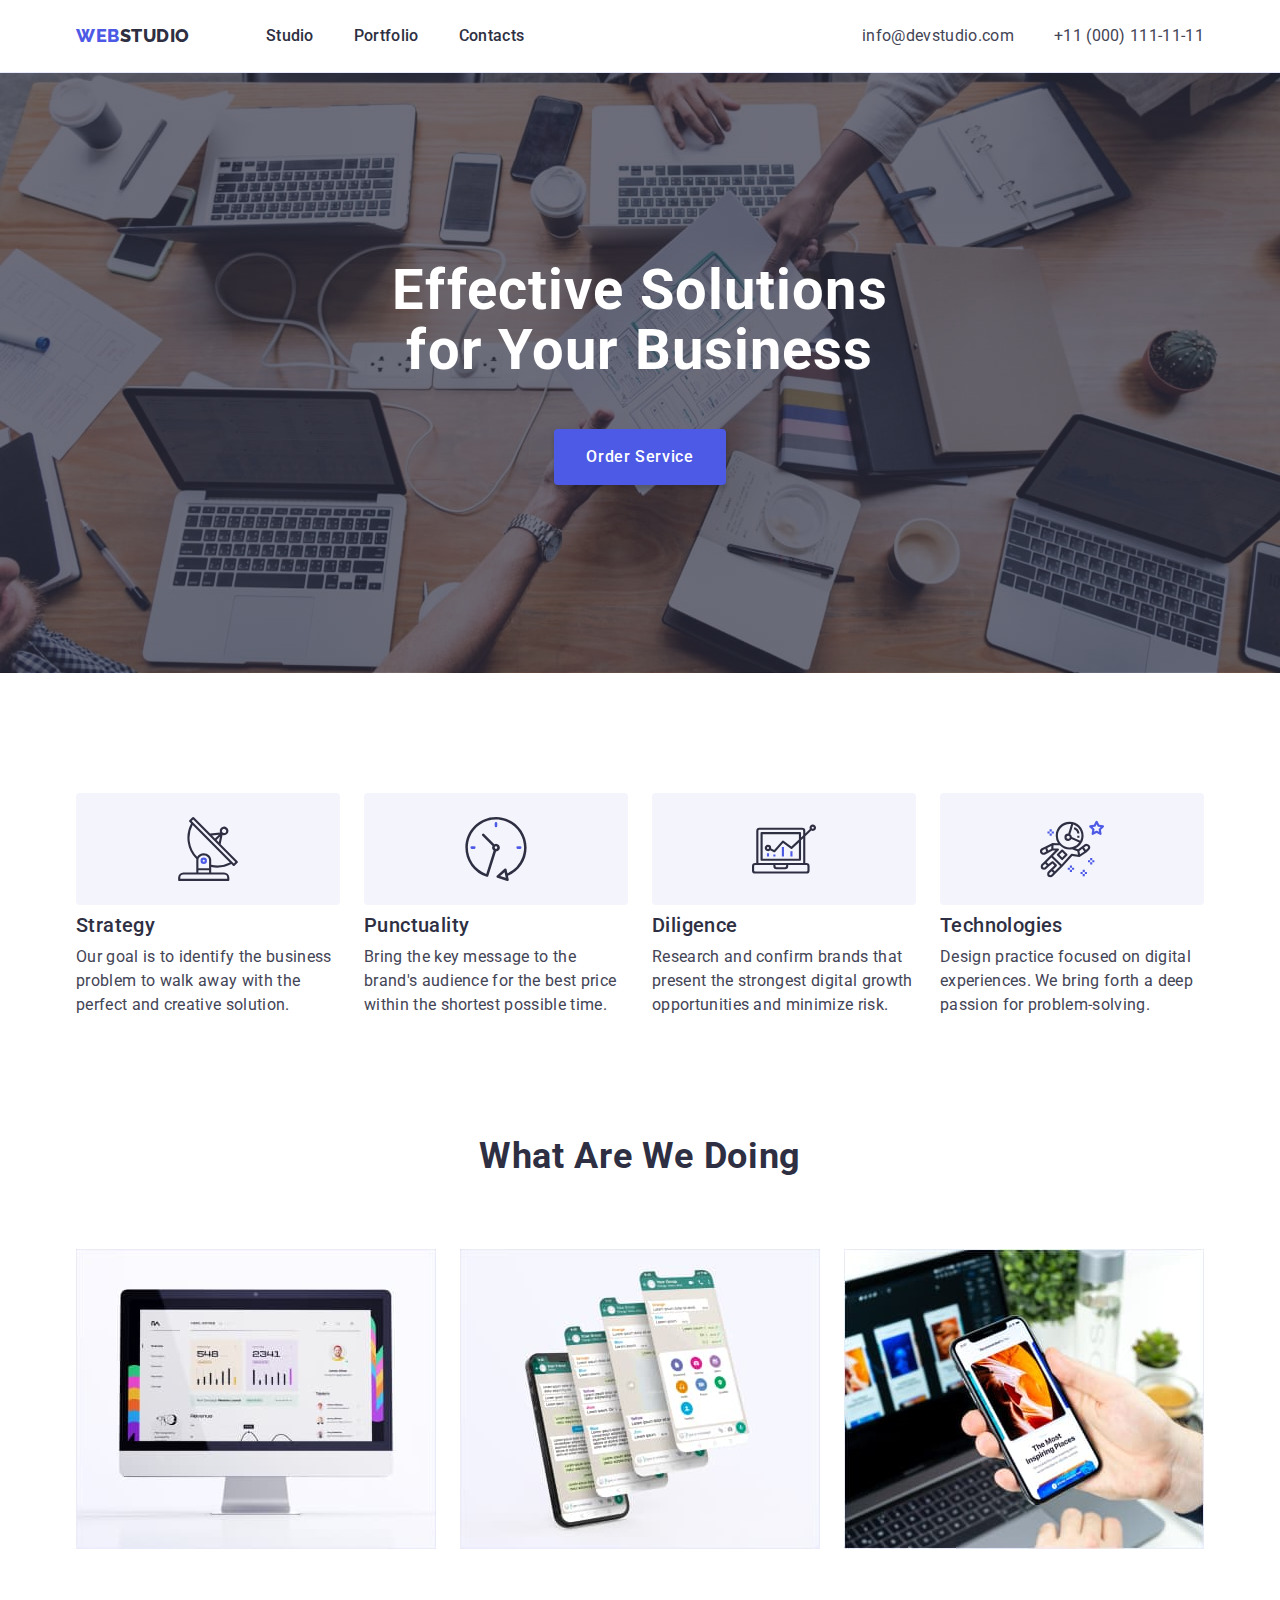
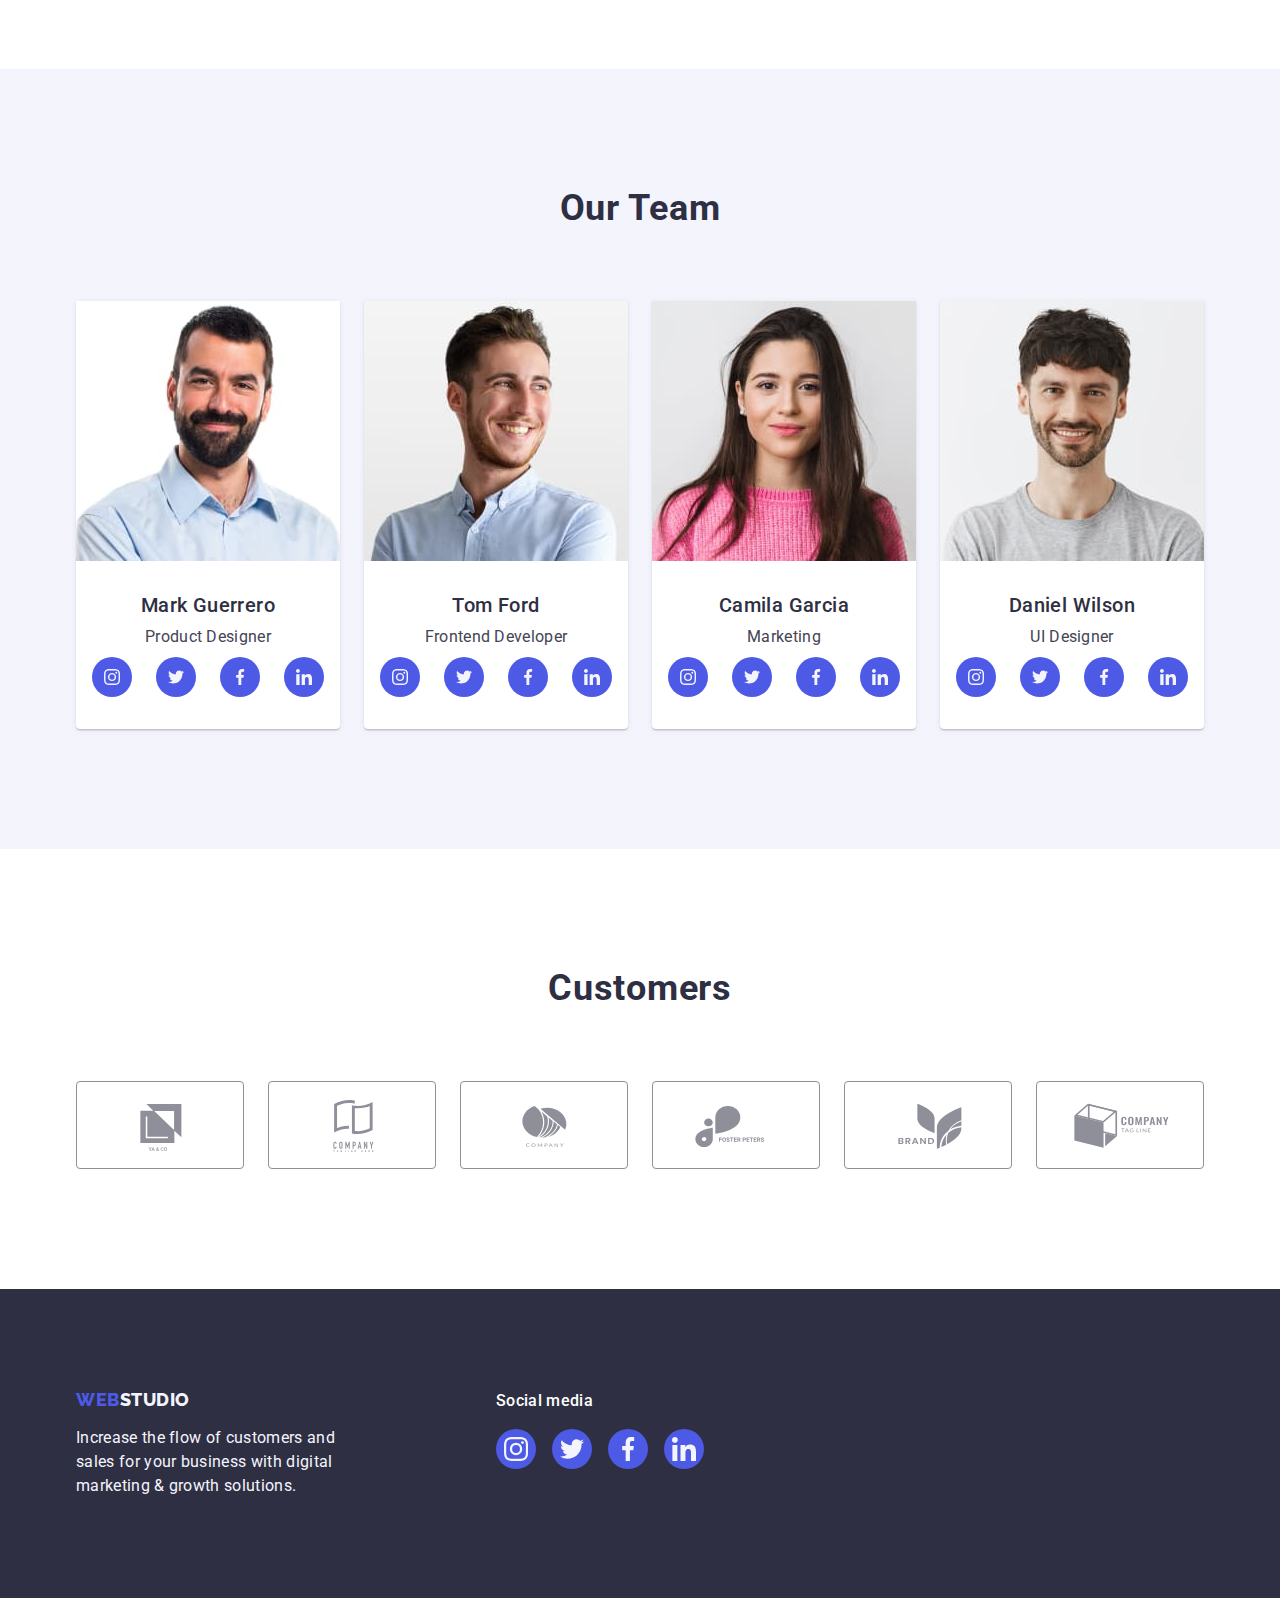
<file: index.html>
<!DOCTYPE html>
<html lang="en">
  <head>
    <meta charset="UTF-8" />
    <meta http-equiv="X-UA-Compatible" content="IE=edge" />
    <meta name="viewport" content="width=device-width, initial-scale=1.0" />
    <title>WebStudio</title>

    <link rel="preconnect" href="https://fonts.googleapis.com" />
    <link rel="preconnect" href="https://fonts.gstatic.com" crossorigin />
    <link
      href="https://fonts.googleapis.com/css2?family=Raleway:wght@800&family=Roboto:wght@400;500;700&display=swap"
      rel="stylesheet"
    />
    <link
      rel="stylesheet"
      href="https://cdn.jsdelivr.net/npm/modern-normalize@2.0.0/modern-normalize.min.css"
    />
    <link rel="stylesheet" href="./css/styles.css" />
  </head>
  <body>
    <!-- Header -->
    <header class="header">
      <div class="container header-container">
        <nav class="header-navigation">
          <a href="./index.html" class="logo-header link"
            >Web<span class="web-logo-header">Studio</span></a
          >
          <ul class="header-list list">
            <li>
              <a href="./index.html" class="header-link-item link">Studio</a>
            </li>
            <li>
              <a href="./portfolio.html" class="header-link-item link"
                >Portfolio</a
              >
            </li>
            <li><a href="" class="header-link-item link">Contacts</a></li>
          </ul>
        </nav>
        <address class="header-address">
          <ul class="list header-list">
            <li>
              <a
                href="mailto:info@devstudio.com"
                class="header-address-link link"
                >info@devstudio.com</a
              >
            </li>
            <li>
              <a href="tel:+110001111111" class="header-address-link link"
                >+11 (000) 111-11-11</a
              >
            </li>
          </ul>
        </address>
      </div>
    </header>

    <main>
      <!-- Hero -->
      <section class="hero-section">
        <div class="container hero-container">
          <h1 class="hero-text">Effective Solutions for Your Business</h1>
          <button type="button" class="btn-hero">Order Service</button>
        </div>
      </section>

      <!-- Advantages -->
      <section class="adv-section">
        <div class="container">
          <h2 class="visually-hidden">We are the best!</h2>
          <ul class="list adv-list">
            <li class="adv-list-item icon-strategy">
              <div class="icon-container">
                <svg class="icon-strategy" width="64" height="64">
                  <use href="./images/icons.svg#icon-strategy-icon"></use>
                </svg>
              </div>
              <h3 class="text-title">Strategy</h3>
              <p class="text-description">
                Our goal is to identify the business problem to walk away with
                the perfect and creative solution.
              </p>
            </li>
            <li class="adv-list-item icon-punctuality">
              <div class="icon-container">
                <svg class="icon-strategy" width="64" height="64">
                  <use href="./images/icons.svg#icon-punctuality-icon"></use>
                </svg>
              </div>
              <h3 class="text-title">Punctuality</h3>
              <p class="text-description">
                Bring the key message to the brand's audience for the best price
                within the shortest possible time.
              </p>
            </li>
            <li class="adv-list-item icon-diligence">
              <div class="icon-container">
                <svg class="icon-strategy" width="64" height="64">
                  <use href="./images/icons.svg#icon-diligence-icon"></use>
                </svg>
              </div>
              <h3 class="text-title">Diligence</h3>
              <p class="text-description">
                Research and confirm brands that present the strongest digital
                growth opportunities and minimize risk.
              </p>
            </li>
            <li class="adv-list-item icon-technologies">
              <div class="icon-container">
                <svg class="icon-strategy" width="64" height="64">
                  <use href="./images/icons.svg#icon-technologies-icon"></use>
                </svg>
              </div>
              <h3 class="text-title">Technologies</h3>
              <p class="text-description">
                Design practice focused on digital experiences. We bring forth a
                deep passion for problem-solving.
              </p>
            </li>
          </ul>
        </div>
      </section>

      <!-- What are we doing -->
      <section class="do-section">
        <div class="container">
          <h2 class="section-title">What are we doing</h2>
          <ul class="list do-list">
            <li class="do-list-item">
              <img
                src="./images/wawd1.jpg"
                alt="Computer screen showing the main website page"
                width="360"
              />
            </li>
            <li class="do-list-item">
              <img
                src="./images/wawd2.jpg"
                alt="Four phone screenshots showing the use of tools"
                width="360"
              />
            </li>
            <li class="do-list-item">
              <img
                src="./images/wawd3.jpg"
                alt="A man holding a phone in his hand with the website article open"
                width="360"
              />
            </li>
          </ul>
        </div>
      </section>

      <!-- Our Team -->
      <section class="section-team">
        <div class="container team-container">
          <h2 class="section-title">Our Team</h2>
          <ul class="list team-list">
            <li class="list-item team-list-item">
              <img
                src="./images/ot-mg.jpg"
                alt="A portrait photo of Mark Guerrero"
                width="264"
              />
              <div class="worker">
                <h3 class="text-title">Mark Guerrero</h3>
                <p class="text-description-portfolio">Product Designer</p>
                <ul class="team-soc-list list">
                  <li class="team-soc-item">
                    <a
                      href=""
                      class="team-soc-link link"
                      target="_blank"
                      rel="noopener noreferrer"
                    >
                      <svg class="media-icon" width="16" height="16">
                        <use
                          href="./images/media-icons.svg#icon-instagram"
                        ></use>
                      </svg>
                    </a>
                  </li>
                  <li class="team-soc-item">
                    <a
                      href=""
                      class="team-soc-link link"
                      target="_blank"
                      rel="noopener noreferrer"
                    >
                      <svg class="media-icon" width="16" height="16">
                        <use href="./images/media-icons.svg#icon-twitter"></use>
                      </svg>
                    </a>
                  </li>
                  <li class="team-soc-item">
                    <a
                      href=""
                      class="team-soc-link link"
                      target="_blank"
                      rel="noopener noreferrer"
                    >
                      <svg class="media-icon" width="16" height="16">
                        <use
                          href="./images/media-icons.svg#icon-facebook"
                        ></use>
                      </svg>
                    </a>
                  </li>
                  <li class="team-soc-item">
                    <a
                      href=""
                      class="team-soc-link link"
                      target="_blank"
                      rel="noopener noreferrer"
                    >
                      <svg class="media-icon" width="16" height="16">
                        <use
                          href="./images/media-icons.svg#icon-linkedin"
                        ></use>
                      </svg>
                    </a>
                  </li>
                </ul>
              </div>
            </li>
            <li class="list-item team-list-item">
              <img
                src="./images/ot-tf.jpg"
                alt="A portrait photo of Tom Ford"
                width="264"
              />
              <div class="worker">
                <h3 class="text-title">Tom Ford</h3>
                <p class="text-description-portfolio">Frontend Developer</p>
                <ul class="team-soc-list list">
                  <li class="team-soc-item">
                    <a
                      href=""
                      class="team-soc-link link"
                      target="_blank"
                      rel="noopener noreferrer"
                    >
                      <svg class="media-icon" width="16" height="16">
                        <use
                          href="./images/media-icons.svg#icon-instagram"
                        ></use>
                      </svg>
                    </a>
                  </li>
                  <li class="team-soc-item">
                    <a
                      href=""
                      class="team-soc-link link"
                      target="_blank"
                      rel="noopener noreferrer"
                    >
                      <svg class="media-icon" width="16" height="16">
                        <use href="./images/media-icons.svg#icon-twitter"></use>
                      </svg>
                    </a>
                  </li>
                  <li class="team-soc-item">
                    <a
                      href=""
                      class="team-soc-link link"
                      target="_blank"
                      rel="noopener noreferrer"
                    >
                      <svg class="media-icon" width="16" height="16">
                        <use
                          href="./images/media-icons.svg#icon-facebook"
                        ></use>
                      </svg>
                    </a>
                  </li>
                  <li class="team-soc-item">
                    <a
                      href=""
                      class="team-soc-link link"
                      target="_blank"
                      rel="noopener noreferrer"
                    >
                      <svg class="media-icon" width="16" height="16">
                        <use
                          href="./images/media-icons.svg#icon-linkedin"
                        ></use>
                      </svg>
                    </a>
                  </li>
                </ul>
              </div>
            </li>
            <li class="list-item team-list-item">
              <img
                src="./images/ot-cg.jpg"
                alt="A portrait photo of Camila Garcia"
                width="264"
              />
              <div class="worker">
                <h3 class="text-title">Camila Garcia</h3>
                <p class="text-description-portfolio">Marketing</p>
                <ul class="team-soc-list list">
                  <li class="team-soc-item">
                    <a
                      href=""
                      class="team-soc-link link"
                      target="_blank"
                      rel="noopener noreferrer"
                    >
                      <svg class="media-icon" width="16" height="16">
                        <use
                          href="./images/media-icons.svg#icon-instagram"
                        ></use>
                      </svg>
                    </a>
                  </li>
                  <li class="team-soc-item">
                    <a
                      href=""
                      class="team-soc-link link"
                      target="_blank"
                      rel="noopener noreferrer"
                    >
                      <svg class="media-icon" width="16" height="16">
                        <use href="./images/media-icons.svg#icon-twitter"></use>
                      </svg>
                    </a>
                  </li>
                  <li class="team-soc-item">
                    <a
                      href=""
                      class="team-soc-link link"
                      target="_blank"
                      rel="noopener noreferrer"
                    >
                      <svg class="media-icon" width="16" height="16">
                        <use
                          href="./images/media-icons.svg#icon-facebook"
                        ></use>
                      </svg>
                    </a>
                  </li>
                  <li class="team-soc-item">
                    <a
                      href=""
                      class="team-soc-link link"
                      target="_blank"
                      rel="noopener noreferrer"
                    >
                      <svg class="media-icon" width="16" height="16">
                        <use
                          href="./images/media-icons.svg#icon-linkedin"
                        ></use>
                      </svg>
                    </a>
                  </li>
                </ul>
              </div>
            </li>
            <li class="list-item team-list-item">
              <img
                src="./images/ot-dw.jpg"
                alt="A portrait photo of Daniel Wilson"
                width="264"
              />
              <div class="worker">
                <h3 class="text-title">Daniel Wilson</h3>
                <p class="text-description-portfolio">UI Designer</p>
                <ul class="team-soc-list list">
                  <li class="team-soc-item">
                    <a
                      href=""
                      class="team-soc-link link"
                      target="_blank"
                      rel="noopener noreferrer"
                    >
                      <svg class="media-icon" width="16" height="16">
                        <use
                          href="./images/media-icons.svg#icon-instagram"
                        ></use>
                      </svg>
                    </a>
                  </li>
                  <li class="team-soc-item">
                    <a
                      href=""
                      class="team-soc-link link"
                      target="_blank"
                      rel="noopener noreferrer"
                    >
                      <svg class="media-icon" width="16" height="16">
                        <use href="./images/media-icons.svg#icon-twitter"></use>
                      </svg>
                    </a>
                  </li>
                  <li class="team-soc-item">
                    <a
                      href=""
                      class="team-soc-link link"
                      target="_blank"
                      rel="noopener noreferrer"
                    >
                      <svg class="media-icon" width="16" height="16">
                        <use
                          href="./images/media-icons.svg#icon-facebook"
                        ></use>
                      </svg>
                    </a>
                  </li>
                  <li class="team-soc-item">
                    <a
                      href=""
                      class="team-soc-link link"
                      target="_blank"
                      rel="noopener noreferrer"
                    >
                      <svg class="media-icon" width="16" height="16">
                        <use
                          href="./images/media-icons.svg#icon-linkedin"
                        ></use>
                      </svg>
                    </a>
                  </li>
                </ul>
              </div>
            </li>
          </ul>
        </div>
      </section>

      <!-- Customers -->
      <section class="customers-section">
        <div class="container">
          <h2 class="section-title">Customers</h2>
          <ul class="customers-list list">
            <li class="customers-list-item">
              <a
                href=""
                class="link customers-link"
                target="_blank"
                rel="noopener noreferrer"
              >
                <svg class="clients" width="104" height="56">
                  <use href="./images/clients-icons.svg#icon-logo-1"></use>
                </svg>
              </a>
            </li>
            <li class="customers-list-item">
              <a
                href=""
                class="link customers-link"
                target="_blank"
                rel="noopener noreferrer"
                ><svg class="clients" width="104" height="56">
                  <use href="./images/clients-icons.svg#icon-logo-2"></use>
                  </svg></a>
            </li>
            <li class="customers-list-item">
              <a
                href=""
                class="link customers-link"
                target="_blank"
                rel="noopener noreferrer"
                ><svg class="clients" width="104" height="56">
                  <use href="./images/clients-icons.svg#icon-logo-3"></use>
                  </svg></a>
            </li>
            <li class="customers-list-item">
              <a
                href=""
                class="link customers-link"
                target="_blank"
                rel="noopener noreferrer"
                ><svg class="clients" width="104" height="56">
                  <use href="./images/clients-icons.svg#icon-logo-4"></use>
                  </svg></a>
            </li>
            <li class="customers-list-item">
              <a
                href=""
                class="link customers-link"
                target="_blank"
                rel="noopener noreferrer"
                ><svg class="clients" width="104" height="56">
                  <use href="./images/clients-icons.svg#icon-logo-5"></use>
                  </svg></a>
            </li>
            <li class="customers-list-item">
              <a
                href=""
                class="link customers-link"
                target="_blank"
                rel="noopener noreferrer"
                ><svg class="clients" width="104" height="56">
                  <use href="./images/clients-icons.svg#icon-logo-6"></use>
                  </svg></a>
            </li>
          </ul>
        </div>
      </section>
    </main>

    <!-- Footer -->
    <footer class="footer-section">
      <div class="container flex-container">
        <div class="logo-text-footer">
        <a href="./index.html" class="logo link logo-footer"
          >Web<span class="web-logo-footer">Studio</span></a
        >
        <p class="text-description-footer">
          Increase the flow of customers and sales for your business with
          digital marketing & growth solutions.
        </p>
        </div>

        <div class="footer-media-container">
        <p class="text-media-footer">Social media</p>
        <ul class="footer-list-media list">
          <li class="footer-media-item">
            <a
              href=""
              class="footer-soc-link link"
              target="_blank"
              rel="noopener noreferrer"
            >
              <svg class="media-icon" width="24" height="24">
                <use href="./images/media-icons.svg#icon-instagram"></use>
              </svg>
            </a>
          </li>
          <li class="footer-media-item">
            <a
              href=""
              class="footer-soc-link link"
              target="_blank"
              rel="noopener noreferrer"
            >
              <svg class="media-icon" width="24" height="24">
                <use href="./images/media-icons.svg#icon-twitter"></use>
              </svg>
            </a>
          </li>
          <li class="footer-media-item">
            <a
              href=""
              class="footer-soc-link link"
              target="_blank"
              rel="noopener noreferrer"
            >
              <svg class="media-icon" width="24" height="24">
                <use href="./images/media-icons.svg#icon-facebook"></use>
              </svg>
            </a>
          </li>
          <li class="footer-media-item">
            <a
              href=""
              class="footer-soc-link link"
              target="_blank"
              rel="noopener noreferrer"
            >
              <svg class="media-icon" width="24" height="24">
                <use href="./images/media-icons.svg#icon-linkedin"></use>
              </svg>
            </a>
          </li>
        </ul>
      </div>
    </div>
    </footer>
  </body>
</html>
</file>
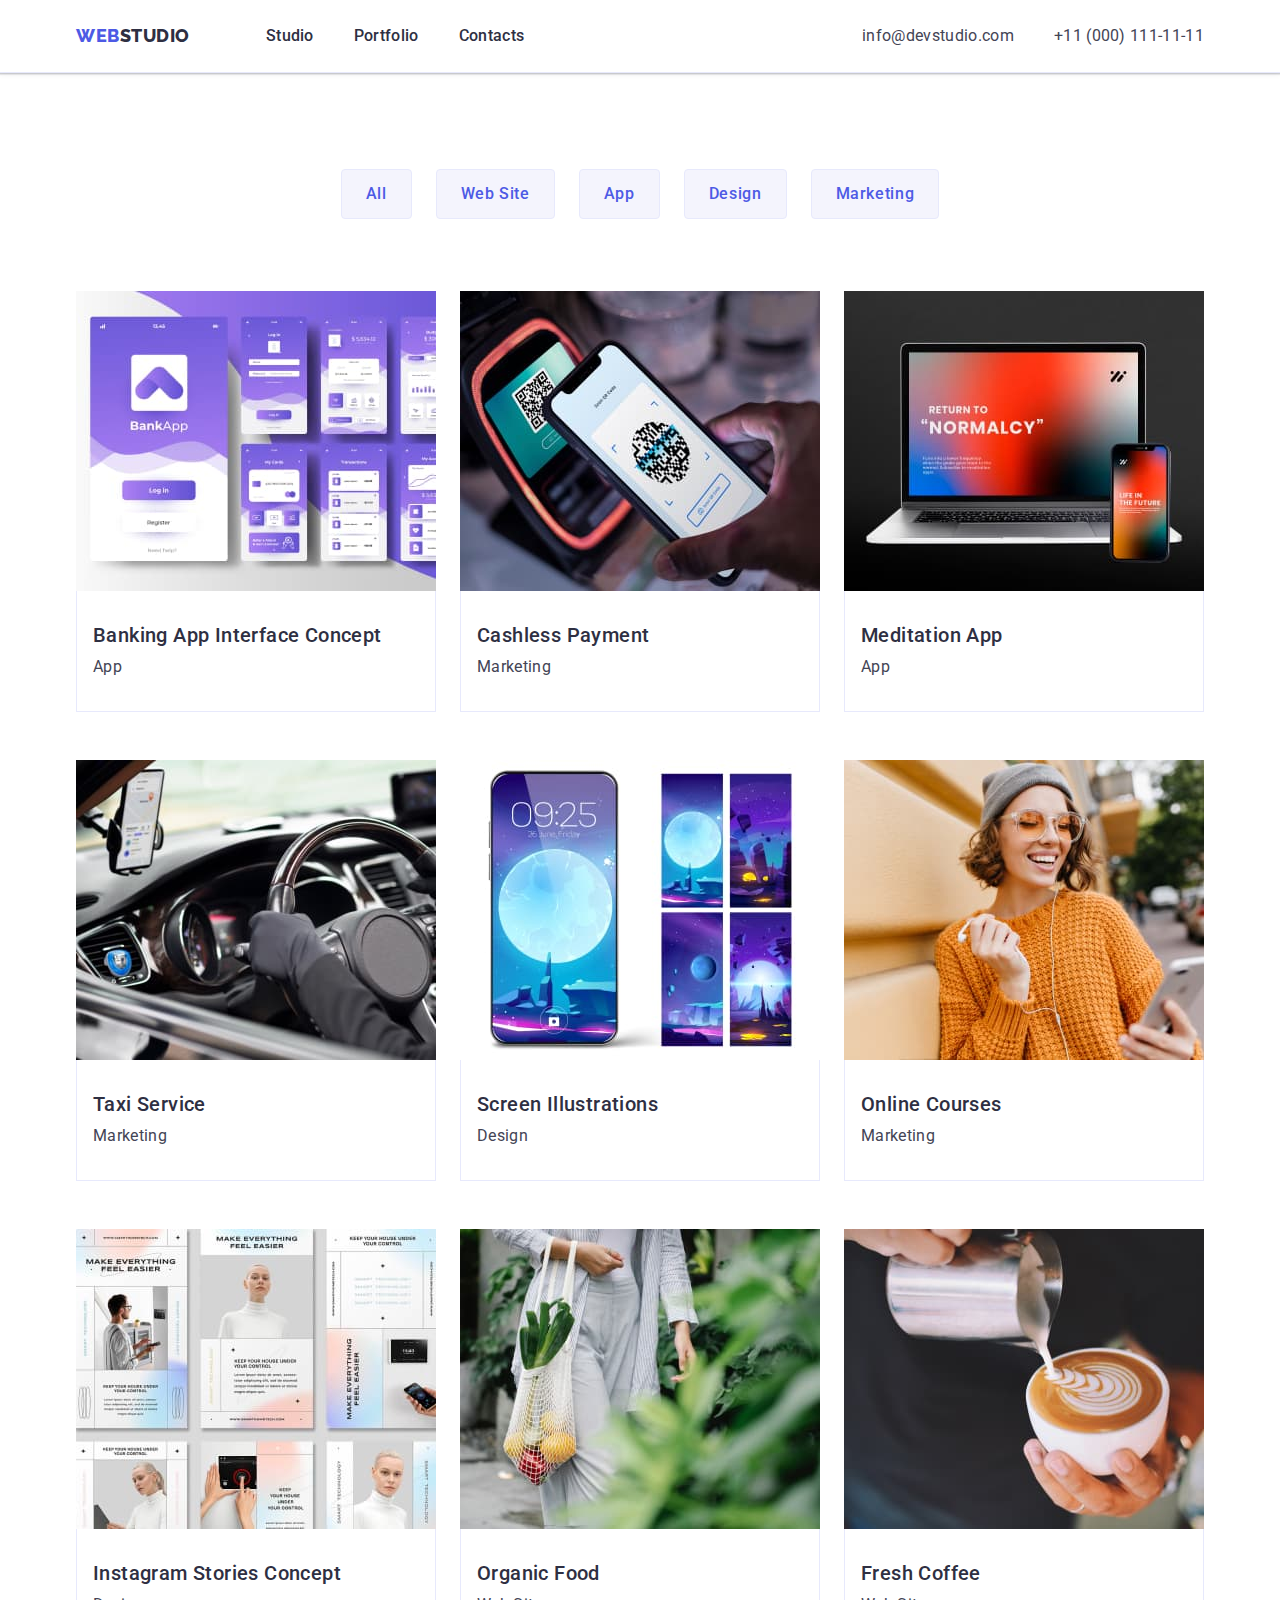
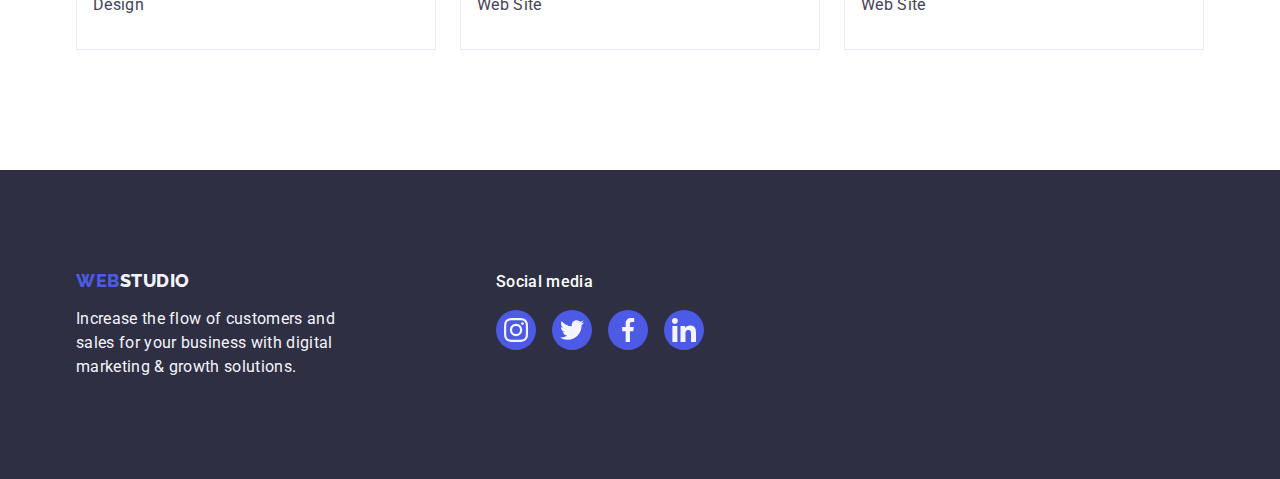
<file: portfolio.html>
<!DOCTYPE html>
<html lang="en">
  <head>
    <meta charset="UTF-8" />
    <meta http-equiv="X-UA-Compatible" content="IE=edge" />
    <meta name="viewport" content="width=device-width, initial-scale=1.0" />
    <title>WebStudio</title>

    <link rel="preconnect" href="https://fonts.googleapis.com" />
    <link rel="preconnect" href="https://fonts.gstatic.com" crossorigin />
    <link
      href="https://fonts.googleapis.com/css2?family=Raleway:wght@800&family=Roboto:wght@400;500;700&display=swap"
      rel="stylesheet"
    />
    <link
      rel="stylesheet"
      href="https://cdn.jsdelivr.net/npm/modern-normalize@2.0.0/modern-normalize.min.css"
    />
    <link rel="stylesheet" href="./css/styles.css" />
  </head>
  <body>

    <!-- Header -->
    <header class="header">
      <div class="container header-container">
        <nav class="header-navigation">
          <a href="./index.html" class="logo-header link"
            >Web<span class="web-logo-header">Studio</span></a
          >
          <ul class="header-list list">
            <li>
              <a href="./index.html" class="header-link-item link">Studio</a>
            </li>
            <li>
              <a href="./portfolio.html" class="header-link-item link"
                >Portfolio</a
              >
            </li>
            <li><a href="" class="header-link-item link">Contacts</a></li>
          </ul>
        </nav>
        <address class="header-address">
          <ul class="list header-list">
            <li>
              <a
                href="mailto:info@devstudio.com"
                class="header-address-link link"
                >info@devstudio.com</a
              >
            </li>
            <li>
              <a href="tel:+110001111111" class="header-address-link link"
                >+11 (000) 111-11-11</a
              >
            </li>
          </ul>
        </address>
      </div>
    </header>

    <!-- Main -->
    <main>
      <section class="portfolio-section">
        <div class="container">
          <h1 class="visually-hidden">Portfolio</h1>
          <ul class="list btn-portfolio">
            <li class="">
              <button type="button" class="btn-text-portfolio">All</button>
            </li>
            <li>
              <button type="button" class="btn-text-portfolio">Web Site</button>
            </li>
            <li>
              <button type="button" class="btn-text-portfolio">App</button>
            </li>
            <li>
              <button type="button" class="btn-text-portfolio">Design</button>
            </li>
            <li>
              <button type="button" class="btn-text-portfolio">
                Marketing
              </button>
            </li>
          </ul>

          <ul class="list portfolio-list">
            <li class="portfolio-list-item">
              <a href="" class="portfolio-link link">
                <img
                  src="./images/portfolio-1.jpg"
                  alt="Banking App Interface"
                  width="360"
                  height="300"
                />
                <div class="app-container">
                  <h2 class="text-title title-portfolio">
                    Banking App Interface Concept
                  </h2>
                  <p class="text-portfolio">App</p>
                </div>
              </a>
            </li>
            <li class="portfolio-list-item">
              <a href="" class="portfolio-link link">
                <img
                  src="./images/portfolio-2.jpg"
                  alt="Cashless Payment Example"
                  width="360"
                  height="300"
                />
                <div class="app-container">
                  <h2 class="text-title title-portfolio">Cashless Payment</h2>
                  <p class="text-portfolio">Marketing</p>
                </div>
              </a>
            </li>
            <li class="portfolio-list-item">
              <a href="" class="portfolio-link link">
                <img
                  src="./images/portfolio-3.jpg"
                  alt="Meditation App Website"
                  width="360"
                  height="300"
                />
                <div class="app-container">
                  <h2 class="text-title title-portfolio">Meditation App</h2>
                  <p class="text-portfolio">App</p>
                </div>
              </a>
            </li>
            <li class="portfolio-list-item">
              <a href="" class="portfolio-link link">
                <img
                  src="./images/portfolio-4.jpg"
                  alt="Example of Taxi Service App"
                  width="360"
                  height="300"
                />
                <div class="app-container">
                  <h2 class="text-title title-portfolio">Taxi Service</h2>
                  <p class="text-portfolio">Marketing</p>
                </div>
              </a>
            </li>
            <li class="portfolio-list-item">
              <a href="" class="portfolio-link link">
                <img
                  src="./images/portfolio-5.jpg"
                  alt="Screen Illustrations App Example Screenshot"
                  width="360"
                  height="300"
                />
                <div class="app-container">
                  <h2 class="text-title title-portfolio">
                    Screen Illustrations
                  </h2>
                  <p class="text-portfolio">Design</p>
                </div>
              </a>
            </li>
            <li class="portfolio-list-item">
              <a href="" class="portfolio-link link">
                <img
                  src="./images/portfolio-6.jpg"
                  alt="A girl listening online course on her phone"
                  width="360"
                  height="300"
                />
                <div class="app-container">
                  <h2 class="text-title title-portfolio">Online Courses</h2>
                  <p class="text-portfolio">Marketing</p>
                </div>
              </a>
            </li>
            <li class="portfolio-list-item">
              <a href="" class="portfolio-link link">
                <img
                  src="./images/portfolio-7.jpg"
                  alt="Screenshots of Instagram Stories concepts"
                  width="360"
                  height="300"
                />
                <div class="app-container">
                  <h2 class="text-title title-portfolio">
                    Instagram Stories Concept
                  </h2>
                  <p class="text-portfolio">Design</p>
                </div>
              </a>
            </li>
            <li class="portfolio-list-item">
              <a href="" class="portfolio-link link">
                  <img
                    src="./images/portfolio-8.jpg"
                    alt="Vegetables in an eco-bag"
                    width="360"
                    height="300"
                  />
                  <div class="app-container">
                  <h2 class="text-title title-portfolio">Organic Food</h2>
                  <p class="text-portfolio">Web Site</p>
                </div>
              </a>
            </li>
            <li class="portfolio-list-item">
              <a href="" class="portfolio-link link">
                  <img
                    src="./images/portfolio-9.jpg"
                    alt="A picture of a cup of coffee with a late art"
                    width="360"
                    height="300"
                  />
                  <div class="app-container">
                  <h2 class="text-title title-portfolio">Fresh Coffee</h2>
                  <p class="text-portfolio">Web Site</p>
                </div>
              </a>
            </li>
          </ul>
        </div>
      </section>
    </main>

    <!-- Footer -->
    <footer class="footer-section">
      <div class="container flex-container">
        <div class="logo-text-footer">
        <a href="./index.html" class="logo link logo-footer"
          >Web<span class="web-logo-footer">Studio</span></a
        >
        <p class="text-description-footer">
          Increase the flow of customers and sales for your business with
          digital marketing & growth solutions.
        </p>
        </div>

        <div class="footer-media-container">
        <p class="text-media-footer">Social media</p>
        <ul class="footer-list-media list">
          <li class="footer-media-item">
            <a
              href=""
              class="footer-soc-link link"
              target="_blank"
              rel="noopener noreferrer"
            >
              <svg class="media-icon" width="24" height="24">
                <use href="./images/media-icons.svg#icon-instagram"></use>
              </svg>
            </a>
          </li>
          <li class="footer-media-item">
            <a
              href=""
              class="footer-soc-link link"
              target="_blank"
              rel="noopener noreferrer"
            >
              <svg class="media-icon" width="24" height="24">
                <use href="./images/media-icons.svg#icon-twitter"></use>
              </svg>
            </a>
          </li>
          <li class="footer-media-item">
            <a
              href=""
              class="footer-soc-link link"
              target="_blank"
              rel="noopener noreferrer"
            >
              <svg class="media-icon" width="24" height="24">
                <use href="./images/media-icons.svg#icon-facebook"></use>
              </svg>
            </a>
          </li>
          <li class="footer-media-item">
            <a
              href=""
              class="footer-soc-link link"
              target="_blank"
              rel="noopener noreferrer"
            >
              <svg class="media-icon" width="24" height="24">
                <use href="./images/media-icons.svg#icon-linkedin"></use>
              </svg>
            </a>
          </li>
        </ul>
      </div>
    </div>
    </footer>
  </body>
</html>
</file>
<file: css/styles.css>
:root {
    --text-title: #2E2F42;
    --page-text: #434455;
    --function-color: #4D5AE5;
    --btn-text: #FFFFFF;
    --page-text-light: #F4F4FD;
}

body {
    font-family: "Roboto", sans-serif;
    color: #434455;
    background-color: var(--btn-text);
}

h1,
h2,
h3,
p {
    margin: 0;
}

ul {
    margin: 0;
    padding: 0;
}

.link {
    text-decoration: none;
}

.list {
    list-style: none;
}

.visually-hidden {
    position: absolute;
    width: 1px;
    height: 1px;
    margin: -1px;
    border: 0;
    padding: 0;
    white-space: nowrap;
    clip-path: inset(100%);
    clip: rect(0 0 0 0);
    overflow: hidden;
}

.container {
    width: 1158px;
    padding-left: 15px;
    padding-right: 15px;
    margin: 0 auto;
}

img {
    display: block;
}


/* ======================  HEADER  ======================= */


.logo-header {
    font-family: "Raleway", sans-serif;
    font-weight: 800;
    font-size: 18px;
    line-height: 1.17;
    letter-spacing: 0.03em;
    text-transform: uppercase;
    color: var(--function-color);
    margin-right: 76px;
}


/* =======================  HEADER  ======================== */

.header {
    border-bottom: 1px solid #e7e9fc;
    box-shadow: 0px 2px 1px rgba(46, 47, 66, 0.08), 0px 1px 1px rgba(46, 47, 66, 0.16), 0px 1px 6px rgba(46, 47, 66, 0.08);
}

.header-container {
    display: flex;
    align-items: center;
}

.header-navigation {
    display: flex;
    align-items: center;
}

.web-logo-header {
    color: var(--text-title);
}

.header-list {
    display: flex;
    gap: 40px;
}

.header-address-link {
    font-size: 16px;
    font-weight: 400;
    line-height: 1.5;
    letter-spacing: 0.02em;
    color: var(--page-text);
}

.header-address {
    font-style: normal;
    margin-left: auto;
}

.header-address-link:focus,
.header-address-link:hover {
    color: #404bbf;
}

.header-link-item {
    font-size: 16px;
    font-weight: 500;
    line-height: 1.5;
    letter-spacing: 0.02em;
    color: var(--text-title);
    padding: 24px 0;
    display: block;
}

.header-link-item:hover,
.header-link-item:focus {
    color: #404bbf;
}

/* =========================  HERO  =========================== */


.hero-section {
    background-color: var(--text-title);
    max-height: 600px;
    max-width: 1440px;
    padding: 188px 0;
    background-image: linear-gradient(rgba(46, 47, 66, 0.7), rgba(46, 47, 66, 0.7)), url(../images/hero-image.jpg);
    background-repeat: no-repeat;
    background-size: cover;
    background-position: center;
    margin: 0 auto;
}


.hero-text {
    font-weight: 700;
    font-size: 56px;
    line-height: 1.07;
    letter-spacing: 0.02em;
    text-align: center;
    color: var(--btn-text);
    max-width: 496px;
    margin-left: auto;
    margin-right: auto;
}

.btn-hero {
    font-family: "Roboto", sans-serif;
    font-style: normal;
    font-weight: 500;
    font-size: 16px;
    line-height: 1.5;
    letter-spacing: 0.04em;
    color: var(--btn-text);
    background-color: var(--function-color);
    cursor: pointer;
    padding: 16px 32px;
    border-radius: 4px;
    border: none;
    display: block;
    margin-top: 48px;
    margin-left: auto;
    margin-right: auto;
    min-width: 169px;
    height: 56px;
    box-shadow: 0px 4px 4px rgba(0, 0, 0, 0.15);
}

.btn-hero:hover,
.btn-hero:focus {
    background-color: #404bbf;
}

/*  ============================ MAIN ==========================  */

.adv-section {
    padding: 120px 0;
}

.adv-list {
    display: flex;
    margin-right: auto;
    gap: 24px;
}

.adv-list-item {
    width: calc((100% - 72px) / 4);
}

.icon-container {
    display: flex;
    align-items: center;
    justify-content: center;
    height: 112px;
    background-color: #f4f4fd;
    border-radius: 4px;
    margin-bottom: 8px;
}

.section-team {
    background-color: #F4F4FD;
    padding: 120px 0;
}

.list-item {
    background-color: #FFFFFF;
}

.text-title {
    font-weight: 500;
    font-size: 20px;
    line-height: 1.2;
    letter-spacing: 0.02em;
    color: var(--text-title);
    margin-bottom: 8px;
}

.text-portfolio {
    font-size: 16px;
    line-height: 1.5;
    letter-spacing: 0.02em;
    color: var(--page-text);
}

.text-description {
    font-size: 16px;
    line-height: 1.5;
    letter-spacing: 0.02em;
    color: var(--page-text);
}

.text-description-portfolio {
    font-size: 16px;
    line-height: 1.5;
    letter-spacing: 0.02em;
    color: var(--page-text);
    margin-bottom: 8px;
}

.section-title {
    font-weight: 700;
    font-size: 36px;
    line-height: 1.11;
    letter-spacing: 0.02em;
    text-align: center;
    text-transform: capitalize;
    color: var(--text-title);
    margin-bottom: 72px;
}

.do-section {
    padding-bottom: 120px;
}

.do-list {
    display: flex;
    gap: 24px;
}

.do-list-item {
    width: calc((100% - 48px) / 3);
}

.team-list {
    display: flex;
    gap: 24px;
}

.team-list-item {
    box-shadow: 0px 1px 6px rgba(46, 47, 66, 0.08), 0px 1px 1px rgba(46, 47, 66, 0.16), 0px 2px 1px rgba(46, 47, 66, 0.08);
    border-radius: 0px 0px 4px 4px;
    width: calc((100% - 72px) / 4);
}

.worker {
    padding: 32px 16px;
    text-align: center;
}

.team-soc-list {
    display: flex;
    justify-content: center;
    gap: 24px;
}

.media-icon {
    fill: #f4f4fd;
}

.team-soc-item {
    width: 40px;
    height: 40px;
}

.team-soc-link {
    width: 100%;
    height: 100%;
    border-radius: 50%;
    background-color: #4D5AE5;
    display: flex;
    justify-content: center;
    align-items: center;
}

.team-soc-link:hover,
.team-soc-link:focus {
    background-color: #404bbf;
}

.media-icon {
    fill: #f4f4fd;
}

.btn-text-portfolio {
    font-family: "Roboto", sans-serif;
    font-weight: 500;
    font-size: 16px;
    line-height: 1.5;
    letter-spacing: 0.04em;
    cursor: pointer;
    color: var(--function-color);
    background-color: var(--page-text-light);
    padding: 12px 24px;
    border: 1px solid #E7E9FC;
    border-radius: 4px;
}

.btn-portfolio {
    display: flex;
    align-items: center;
    text-align: center;
    justify-content: center;
    gap: 24px;
    border-radius: 4px;
    margin-bottom: 72px;
}

.btn-text-portfolio:hover,
.btn-text-portfolio:focus {
    color: var(--btn-text);
    background-color: #404bbf;
    box-shadow: 0px 3px 1px rgba(0, 0, 0, 0.1), 0px 2px 1px rgba(0, 0, 0, 0.08), 0px 2px 2px rgba(0, 0, 0, 0.12);
    border-radius: 4px;
    border: 1px solid transparent;
}

.portfolio-list {
    display: flex;
    flex-wrap: wrap;
    align-items: center;
    justify-content: center;
    gap: 24px;
    padding-left: 0;
    padding-right: 0;
    row-gap: 48px;
}

.portfolio-list-item {
    width: calc((100% - 48px) / 3);
}

.portfolio-link {
    display: block;
}

.portfolio-link:hover,
.portfolio-link:focus {
    box-shadow: 0px 1px 6px rgba(46, 47, 66, 0.08), 0px 1px 1px rgba(46, 47, 66, 0.16), 0px 2px 1px rgba(46, 47, 66, 0.08);
}

.portfolio-section {
    padding: 96px 0 120px;
}

.app-container {
    padding: 32px 16px;
    border: 1px solid #e7e9fc;
    border-top: none;
}

/* ======================  CUSTOMERS ======================== */

.customers-section {
    padding-top: 120px;
    padding-bottom: 120px;
}

.customers-list {
    display: flex;
    gap: 24px;
}

.customers-list-item {
    width: calc((100% - 120px) / 6);
    height: 88px;
}

.customers-link {
    width: 100%;
    height: 100%;
    border: 1px solid #8E8F99;
    border-radius: 4px;
    display: flex;
    align-items: center;
    justify-content: center;
    color: #8E8F99;
}

.customers-link:hover,
.customers-link:focus {
    border-color: #404bbf;
    color: #404bbf;
}

.clients {
    width: 104px;
    height: 56px;
    fill: currentColor;
}

.clients:hover,
.clients:focus {
    fill: #404bbf;
}

/* ========================= FOOTER ========================= */

.footer-section {
    background-color: var(--text-title);
    padding: 100px 0;
    display: flex;
}

.logo-footer {
    display: inline-block;
    margin-bottom: 16px;
    font-family: "Raleway", sans-serif;
    font-weight: 800;
    font-size: 18px;
    line-height: 1.17;
    letter-spacing: 0.03em;
    text-transform: uppercase;
    color: var(--function-color);
}

.web-logo-footer {
    color: var(--page-text-light);
}

.text-description-footer {
    font-size: 16px;
    line-height: 1.5;
    letter-spacing: 0.02em;
    color: var(--page-text-light);
    max-width: 300px;
}

.footer-soc-link {
    width: 100%;
    height: 100%;
    border-radius: 50%;
    background-color: #4D5AE5;
    display: flex;
    justify-content: center;
    align-items: center;
}

.footer-soc-link:hover,
.footer-soc-link:focus {
    background-color: #31d0aa;
}

.footer-media-item {
    width: 40px;
    height: 40px;
}

.flex-container {
    display: flex;
    align-items: baseline;
}

.logo-text-footer {
    margin-right: 120px;
}

.footer-list-media {
    display: flex;
    gap: 16px;
}

.text-media-footer {
    font-size: 16px;
    line-height: 1.5;
    letter-spacing: 0.02em;
    color: #FFFFFF;
    max-width: 300px;
    font-weight: 500;
    margin-bottom: 16px; 
}
</file>
